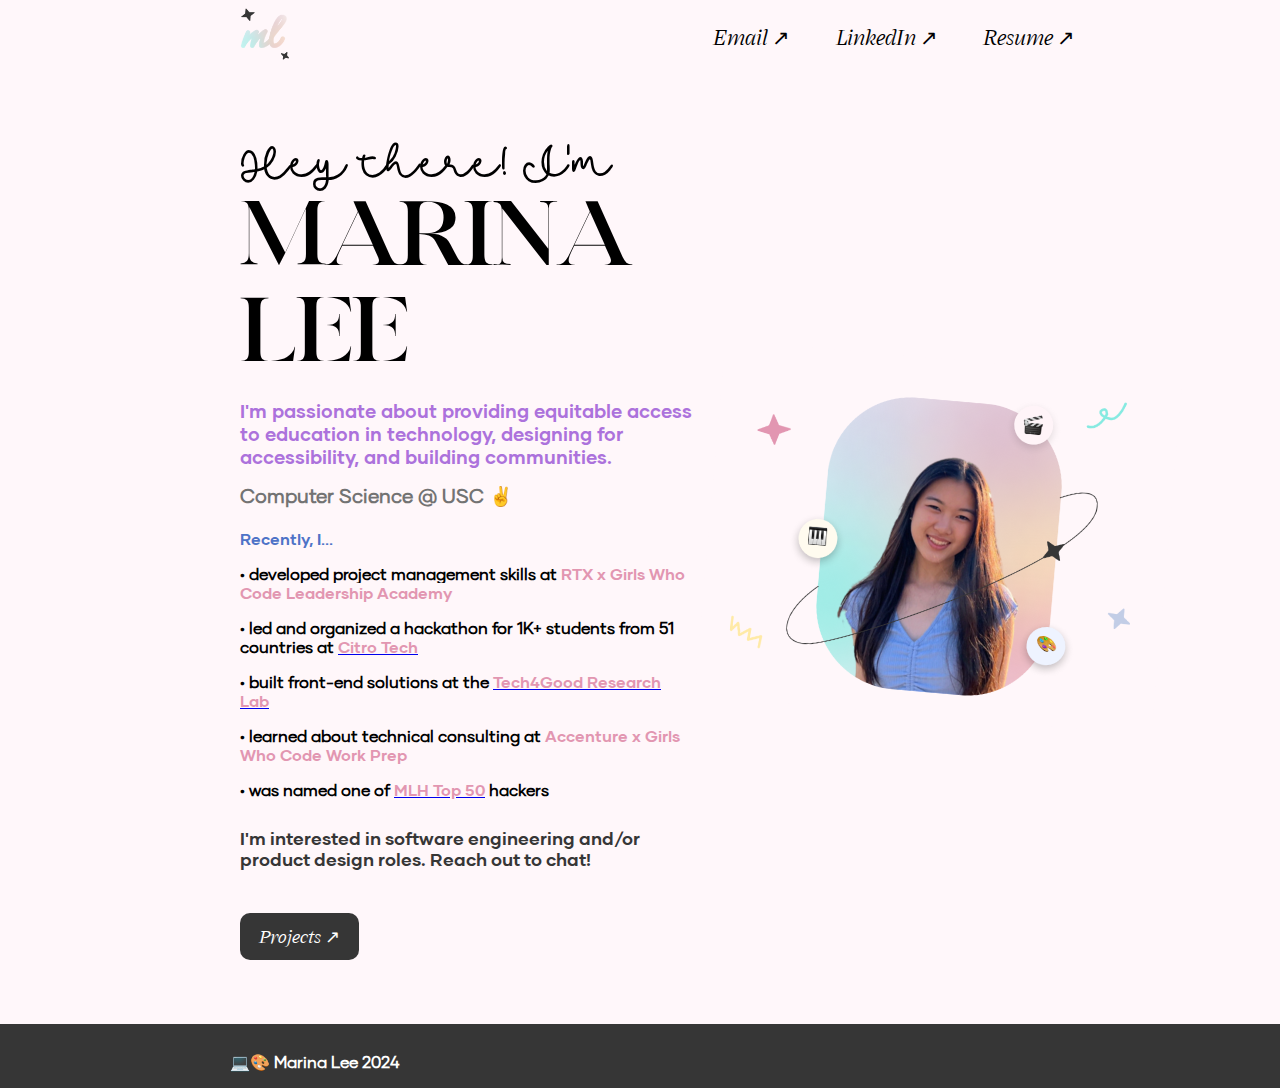
<file: index.html>
<!DOCTYPE html>
<html lang="en">
<head>
    <meta charset="UTF-8">
    <meta http-equiv="X-UA-Compatible" content="IE=edge">
    <meta name="viewport" content="width=device-width, initial-scale=1.0">
    <title>Marina Lee 👩🏻‍💻💫💖🍡</title>

	<!-- import the webpage's stylesheet --> 
    <link rel="stylesheet" href="/main-styles.css">

    <!-- add favicon -->
    <link rel="shortcut icon" type="image/x-icon" href="/main-assets/ml-logo-white.png">


</head>
<body>
    <!-- Navigation bar-->
    
    <nav id="nav-bar">
        <div> 
            <div id="logo">
                <li><a href="#intro"><img id="ml-logo" src="main-assets/ml-logo.png"></a></li>
            </div>
            <div id="nav-options">
                <ul>
                    <li><a href="mailto:leemarina@gmail.com">Email ↗</a></li>
                    <li><a href="https://www.linkedin.com/in/marinahylee/" target="_blank">LinkedIn ↗</a></li>
                    <li><a href="Marina-Lee-Resume-Jan2024.pdf" target="_blank"">Resume ↗</a></li>

                </ul>
            </div>
        </div>
    </nav>
    <div class="clearfix"></div>

    <!-- Intro section-->
    <section id="intro">
        <div class="container">
            <div id="main-title-text">
                <h1 id="main-title-script">Hey there! I'm</h1>
                <h1 id="main-title-serif">MARINA LEE</h1>
                <h2 id="intro-blurb" style="font-family: 'Gilmer Bold'; color: rgb(172, 114, 220);">
                    I'm passionate about providing equitable access to education in technology, designing 
                for accessibility, and building communities.
                </h2>
                <h2 id="cs">Computer Science @ USC ✌️</h2>
                <h3 style="font-family: 'Gilmer Bold'; color: rgb(78, 115, 199);">Recently, I...</h3>
                <h3>• developed project management skills at <span style="font-family: 'Gilmer Bold'; color: var(--pink);">RTX x Girls Who Code Leadership Academy</span></h3>
                <h3>• led and organized a hackathon for 1K+ students from 51 countries at <a href="https://citro.tech" target="_blank"><span style="font-family: 'Gilmer Bold'; color: var(--pink);">Citro Tech</span></a></h3>
                <h3>• built front-end solutions at the <a href="https://tech4good.soe.ucsc.edu/#/" target="_blank"><span style="font-family: 'Gilmer Bold'; color: var(--pink);">Tech4Good Research Lab</span></a></h3>
                <h3>• learned about technical consulting at <span style="font-family: 'Gilmer Bold'; color: var(--pink);">Accenture x Girls Who Code Work Prep</span></h3>
                <h3>• was named one of <a href="https://top.mlh.io/2023/profiles/marina-lee" target="_blank"><span style="font-family: 'Gilmer Bold'; color: var(--pink);">MLH Top 50</span></a> hackers</h3>
                <h2 style="font-family: 'Gilmer Bold'; margin-top: 1.6em; font-size: 1.1em; color: var(--dark-gray);"">I'm interested in software engineering and/or product design roles. Reach out to chat!</h2>
                <h3>
                    <a href="https://github.com/namarilee" target="_blank"><button id="resume">Projects ↗</button></a>
                </h3>
            </div>
            <img id="pfp-img" src="main-assets/website-pic.png">
            
        </div>
    </section>

    
    
    <!-- Footer section -->
    <footer>
        <h3>💻🎨 Marina Lee 2024</h3>
    </footer>
    </body>
</html>
</file>
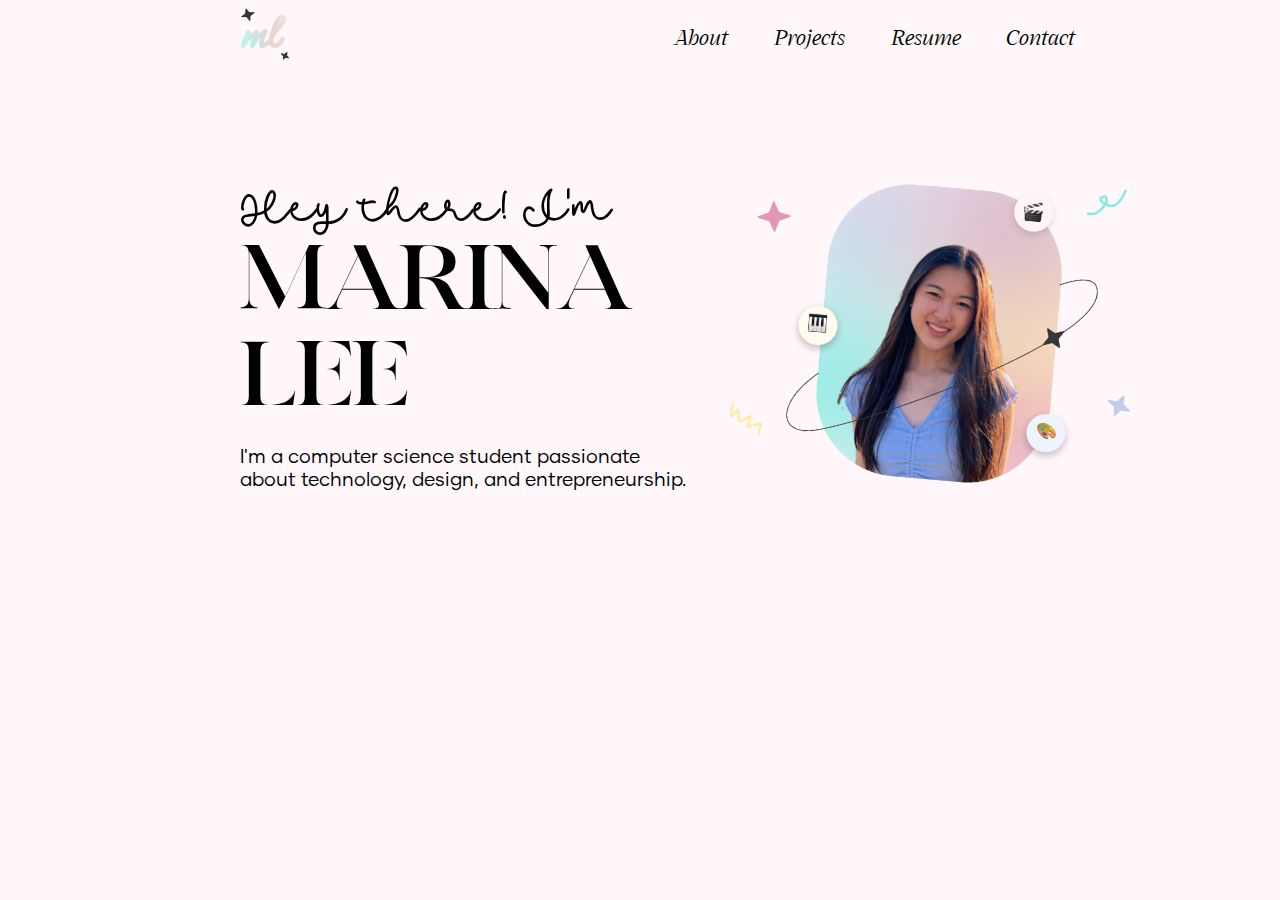
<file: main-index.html>
<!DOCTYPE html>
<html lang="en">
<head>
    <meta charset="UTF-8">
    <meta http-equiv="X-UA-Compatible" content="IE=edge">
    <meta name="viewport" content="width=device-width, initial-scale=1.0">
    <title>Marina Lee</title>

	<!-- import the webpage's stylesheet --> 
    <link rel="stylesheet" href="/main-styles.css">

</head>
<body>
    <!-- Navigation bar-->
    <nav>
        <div id="nav-bar">
            <div id="logo">
                <li><a href="#intro"><img id="ml-logo" src="main-assets/ml-logo.png"></a></li>
            </div>
            <div id="nav-options">
                <ul>
                    <li><a href="#about">About</a></li>
                    <li><a href="#projects">Projects</a></li>
                    <li><a href="#resume">Resume</a></li>
                    <li><a href="#contact">Contact</a></li>
                </ul>
            </div>
        </div>
    </nav>
    <div class="clearfix"></div>

    <!-- Intro section-->
    <section id="intro">
        <div class="container">
            <div id="main-title-text">
                <h1 id="main-title-script">Hey there! I'm</h1>
                <h1 id="main-title-serif">MARINA LEE</h1>
                <h2 id="intro-blurb">
                    I'm a computer science student passionate about technology, 
                    design, and entrepreneurship.
                </h2>
            </div>
            <img id="pfp-img" src="main-assets/website-pic.png">
        </div>
    </section>
</body>
</html>
</file>
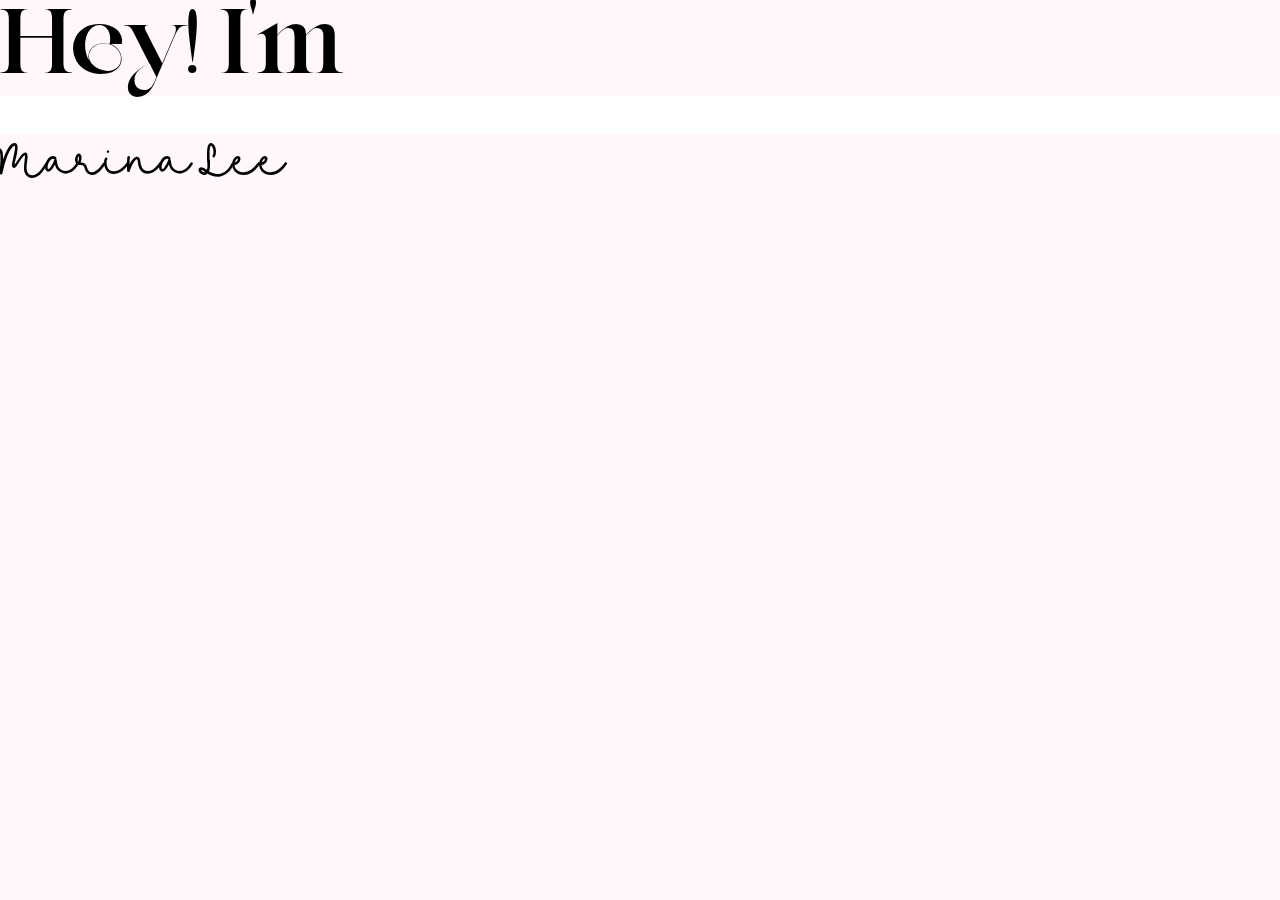
<file: Main page/main-index.html>
<!DOCTYPE html>
<html lang="en">
<head>
    <meta charset="UTF-8">
    <meta http-equiv="X-UA-Compatible" content="IE=edge">
    <meta name="viewport" content="width=device-width, initial-scale=1.0">
    <title>Marina Lee</title>

	<!-- import the webpage's stylesheet -->
    <link rel="stylesheet" href="/main-styles.css">

</head>
<body>
    <!-- Intro section-->
    <section id="intro">
        <h1 id="main-title-serif">Hey! I'm</h1>
        <h1 id="main-title-script">Marina Lee</h1>
    </section>
</body>
</html>
</file>
<file: main-styles.css>
/* General */
@font-face {
    font-family: "Glamour";
    src: url("Fonts/glamour-authentic.ttf") format("truetype");
  }

@font-face {
    font-family: "Atlante";
    src: url("Fonts/RNSAtlante-Italic.ttf") format("truetype");
}

@font-face {
    font-family: "Gilmer";
    src: url("Fonts/Gilmer-Regular.otf");
}

@font-face {
    font-family: "Gilmer Bold";
    src: url("Fonts/Gilmer-Bold.ttf");
}

@font-face {
    font-family: "Slowly Lovely";
    src: url("Fonts/Slowly\ Lovely\ Script.ttf") format("truetype");
}

html { 
    scroll-behavior: smooth;
}

* {
    background: #fff7fa;
    /* background-size: 400% 400%; */
}


.container {
    display: flex;
    align-items: center;
    justify-content: center;
    margin-left: -2em;

}

body {
    min-height: 100vh;
    display: flex;
    flex-direction: column;
    margin: 0;
}

/* .clearfix {
    clear: both;
} */

:root {
    --dark-gray: #363636;
    --purple: #CFA8C6;
    --cyan: #86EAE1;
    --yellow: #FFEAA6;
    --pink: #E296B1;
    --blue: #C2CDE6;
    --blur: blur(120px);
}


/* NAV BAR STYLES */

#nav-bar {
    top: 0;
}

ul {
    list-style-type: none;
    overflow: hidden;
    padding-right: 1.5em; 
}

li {
    display: inline;
}


li a {
    padding: 1em;
    text-decoration: none;
    font-size: 1.3em;
    color: black;
    font-family: "Atlante";
}

#logo {
    margin-left: 13em;
    float: left;
}

#ml-logo {
    width: 70px;
    height: 70px;

}

#nav-options {
    float: right;
    margin-right: 10em;   
    
}
/* Intro section */

#intro {
    background-color: white;
}

#main-title-script {
	font-family: "Slowly Lovely";
    font-weight: normal;
    font-size: 3.5em;
    margin-bottom: 0;

}

#main-title-serif {
	font-family: "Glamour";
    font-weight: normal;
    font-size: 6em;
    margin-top: 0;
    margin-bottom: 0;

}

#main-title-text {
    margin-top: 1em;
    margin-left: 17em;
    margin-right: 2em; 
}

h1 {
    line-height: 1em;
}

#intro-blurb {
    font-family: "Gilmer";
    font-weight: normal;
    font-size: 1.2em;
    color:rgb(0, 0, 0)
}

#pfp-img {
    width: 35%;
    height: 35%;
    margin-top: 4em;
    margin-right: 7em;
    margin-left: -1em;
    margin-bottom: 3em;
    transform: rotate(5deg);
    transition: all 0.3s;
}

#pfp-img:hover {
    transform: rotate(-5deg);
    transition: 0.3s ease;
 }

 #cs {
    font-family: "Gilmer";
    font-size: 1.2em;
    color:rgb(115, 115, 115);
    margin-bottom: 1.1em;
 }

 h3 {
    font-family: "Gilmer";
    font-size: 1em;
 }

 h2 {
    font-family: "Gilmer";
    font-size: 1.2em;
 }



 #resume {
    font-family: "Atlante";
    font-size: 18px;
    text-decoration: none;
    color: #ffffff;
    border: 1px solid #0997e300;
    background-color: var(--dark-gray);
    margin-top: 1.5em;
    /* margin-bottom: 25px; */
    padding: 5px 18px 5px 18px;
    border-radius: 10px;
    display: inline-block;
    transition: background-color 0.15s ease-in;
 }
 #resume:hover {
    background-color: #ffffff;
    border: 1px solid #0997e300;
    border-color: var(--dark-gray);
    color:  var(--dark-gray);
  }

  .contact-link {
    margin-left: 4em;
    font-family: "Atlante";
    font-size: 18px;
    color:var(--dark-gray);
  }

/* About section */

#about {
    background-color: var(--dark-gray);
    margin: -10px
}

#about-title {
    justify-content: center;
    text-align: center;
    color: white;
    font-family: "Glamour";
    font-weight: normal;
    font-size: 3.5em;
    padding-top: 2em;
    background-size: contain;
    margin-bottom: 0;
    padding-bottom: 0;
}

svg:not(:root) {
    overflow:visible;
}

.center-container {
    margin-left: 25%;
    margin-right: 25%;
    text-align: left;
    justify-content: center;
}

#about-me-facts {
    font-family: "Gilmer";
    font-weight: normal;
    font-size: 0.7em;
    color: white;
    padding-bottom: 7em;

}

/* Projects section */

#projects {
    padding-top: 2em;
}

#projects-title {
    margin-top: 5em; 
    margin-left: 37%;
    margin-right: 25%;
    text-align: left;
    
}

#projects-italic {
    font-family: "Atlante";
    font-size: 3em;
    font-weight: bold;
    margin-bottom: 0;
}

#projects-serif {
    font-family: "Glamour";
    font-size: 4em;
    margin-top: 0.4em;

}

#projects-grid {
	display: grid;
	width: 900px;
	padding: 30px 0px 30px 0px;
	grid-gap: 30px;
	justify-content: center;
	grid-template-columns: repeat(2, 1fr);
	margin: 0 auto;
}

#projects-grid div {
	display: flex;
	width: 500px;
	flex-direction: column;
	border-radius: 15px;
    border-width: 1px;
    border-color: var(--dark-gray);
    border-style: solid;
}

#projects-grid img {
    height: auto;
    width: 80%; 
    align-self: center;
    padding: 25px 0px 15px 0px;

}

#projects-grid h3 {
    font-family: "Glamour";
    font-size: 2em;
    margin-left: 1.7em;
    margin-right: 1.7em;
    margin-bottom: 0;
}

#projects-grid h4 {
    font-family: "Atlante";
    font-size: 1em;
    margin-left: 3.2em;
    margin-top: 0;
    margin-bottom: 0;

}

#projects-grid p {
    font-family: "Gilmer";
    font-size: 1em;
    margin-left: 3.2em;
    margin-top: 0;
    margin-right: 2em;
    margin-bottom: 2em;
}

#ending-block {
    margin-top: 3em;

}

/* Involvement section */

#involvement {
    background-color: #363636;
    margin: -10px;
    padding-bottom: 5em;
}

#involvement-title {
    margin-top: 4em; 
    padding-top: 4em; 
    /* margin-left: 37%; */
    margin-right: 40%;
    text-align: right;
    color: white;
}

#stuff-ive {
    font-family: "Atlante";
    font-size: 3.5em;
    margin-bottom: 0;

}

#been-doing {
    font-family: "Atlante";
    font-size: 3.5em;
    margin-top: 0.4em;
}

.activity {
	display: flex;
    align-items: center;
    justify-content: center;
	margin-left: 20%;
    margin-right: 20%;
}

.activity-image {
    width: 20%;
    height: 20%;
    margin-right: 3em;
}

.ct-image {
    width: 30%;
    height: 30%;
}

.activity-text {
    color: white;
}

.activity h3 {
    font-family: "Atlante";
    margin-bottom: 0;
}

.activity h2 {
    margin-top: 0;
    font-family: "Glamour";
    font-size: 2.5em;
}

.activity h4 {
    font-family: "Gilmer";
    font-weight: normal;
}


/* Contact section */

#contact {
    margin: -55px;
    /* padding-top: -4em; */
    /* padding-bottom: 1em; */
    padding: -20;
    background-image: url("main-assets/footer_gradient.png");
    background-repeat: no-repeat;
    background-size: 100%;
}

#contact h1 {
    padding-top: 2em;
    margin-left: 20%;
    font-family: "Glamour";
    font-size: 4em;
    margin-bottom: 0;
}

#contact h2 {
    margin-top: 0;
    padding-top: 0;
    margin-left: 20%;
    font-family: "Atlante";
    font-size: 2em;
}

#contact h3 {
    margin-left: 20%;
    font-family: 'Gilmer Bold';
    padding-bottom: 4em;

}

#contact a {
    text-decoration: none;
    color: #914cec;
    margin-right: 2em;
    margin-bottom: 2em;
}

/* Footer */

footer {
    background-color: #363636;
    margin-top: 3em;
    height: 4rem;
    /* position: fixed; */
    /* bottom: 0;
    width: 100%;
    
    margin-top: 5em; */
    /* margin: 0 !important; */
}

footer h3 {
    font-family: "Gilmer";
    color: white;
    background-color: #363636;

    margin-left: 18%;
    padding-top: 0.8em;
    padding-bottom: 1em;
    font-size: 1em;

}
</file>
